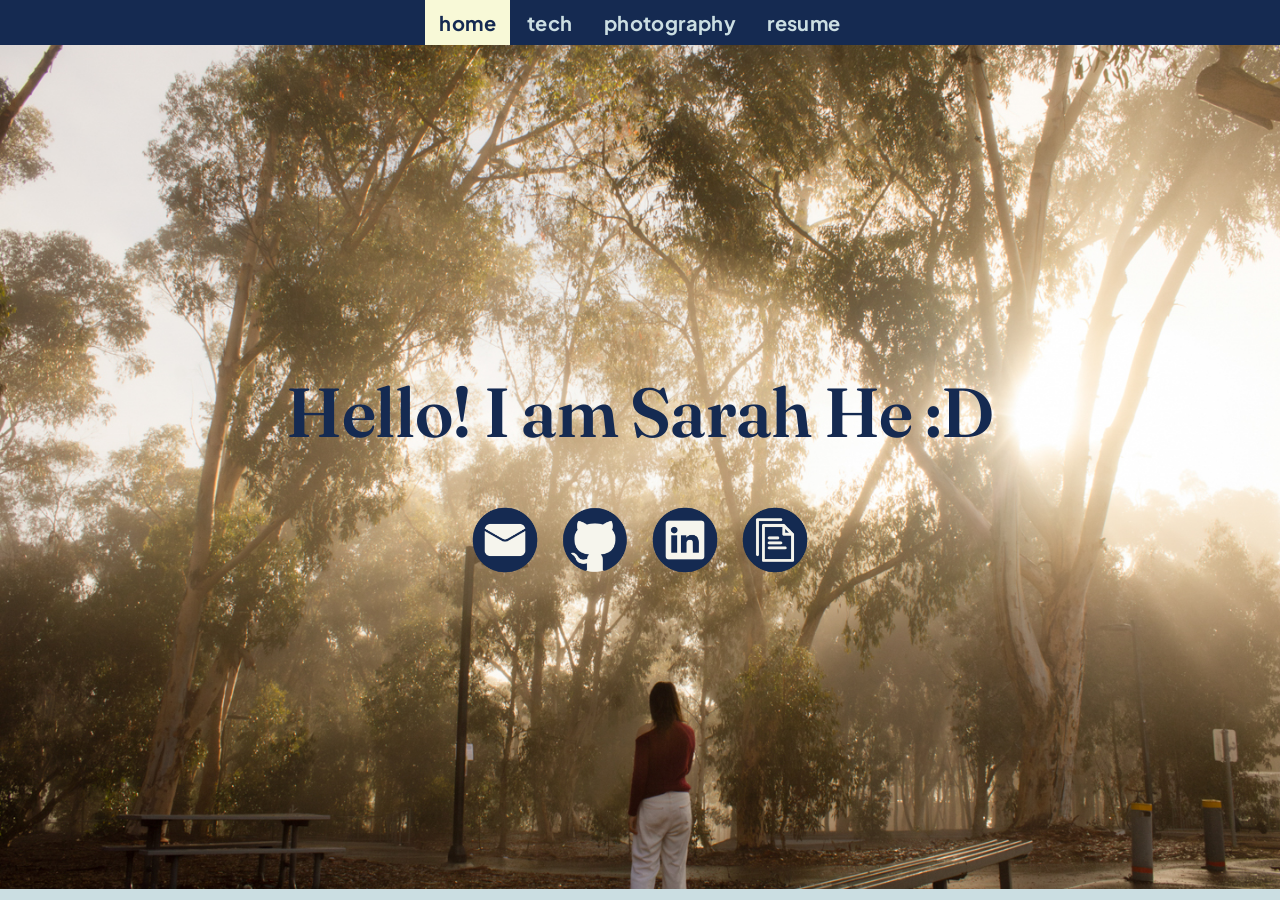
<file: index.html>
<!DOCTYPE html>
<html lang="en">
<head>
  <meta charset="UTF-8">
  <meta name="viewport" content="width=device-width, initial-scale=1.0">
  <link rel="stylesheet" href="styles.css"/>
  <title>Sarah He</title>
</head>

<body>
  <!--navigation bar-->
  <nav>
    <ul>
      <li><a href="index.html" class="active"><b>home</b></a></li>
      <li><a href="tech.html"><b>tech</b></a></li>
      <li><a href="photography.html"><b>photography</b></a></li>
      <li><a href="./Sarah_He_Resume.pdf" target="_blank"><b>resume</b></a></li>
    </ul>
  </nav>

  <!--home page-->
  <section id="home">
    <h1 id="hello">Hello! I am Sarah He :D</h1>

    <!--contact info-->
    <div class="contacts-container">
      <a href="mailto:sarahhe725@gmail.com" target="_blank">
        <img src="./images/email_default.png" alt="Email" class="email">
      </a>
      <a href="https://github.com/sarahhe05" target="_blank">
        <img src="./images/github_default.png" alt="Github" class="github">
      </a>
      <a href="https://www.linkedin.com/in/sarahhe2005/" target="_blank">
        <img src="./images/linkedin_default.png" alt="LinkedIn" class="linkedin">
      </a>
      <a href="./Sarah_He_Resume.pdf" target="_blank">
        <img src="./images/resume_default.png" alt="Resume" class="resume">
      </a>
    </div>
  </section>
</body>
</html>
</file>
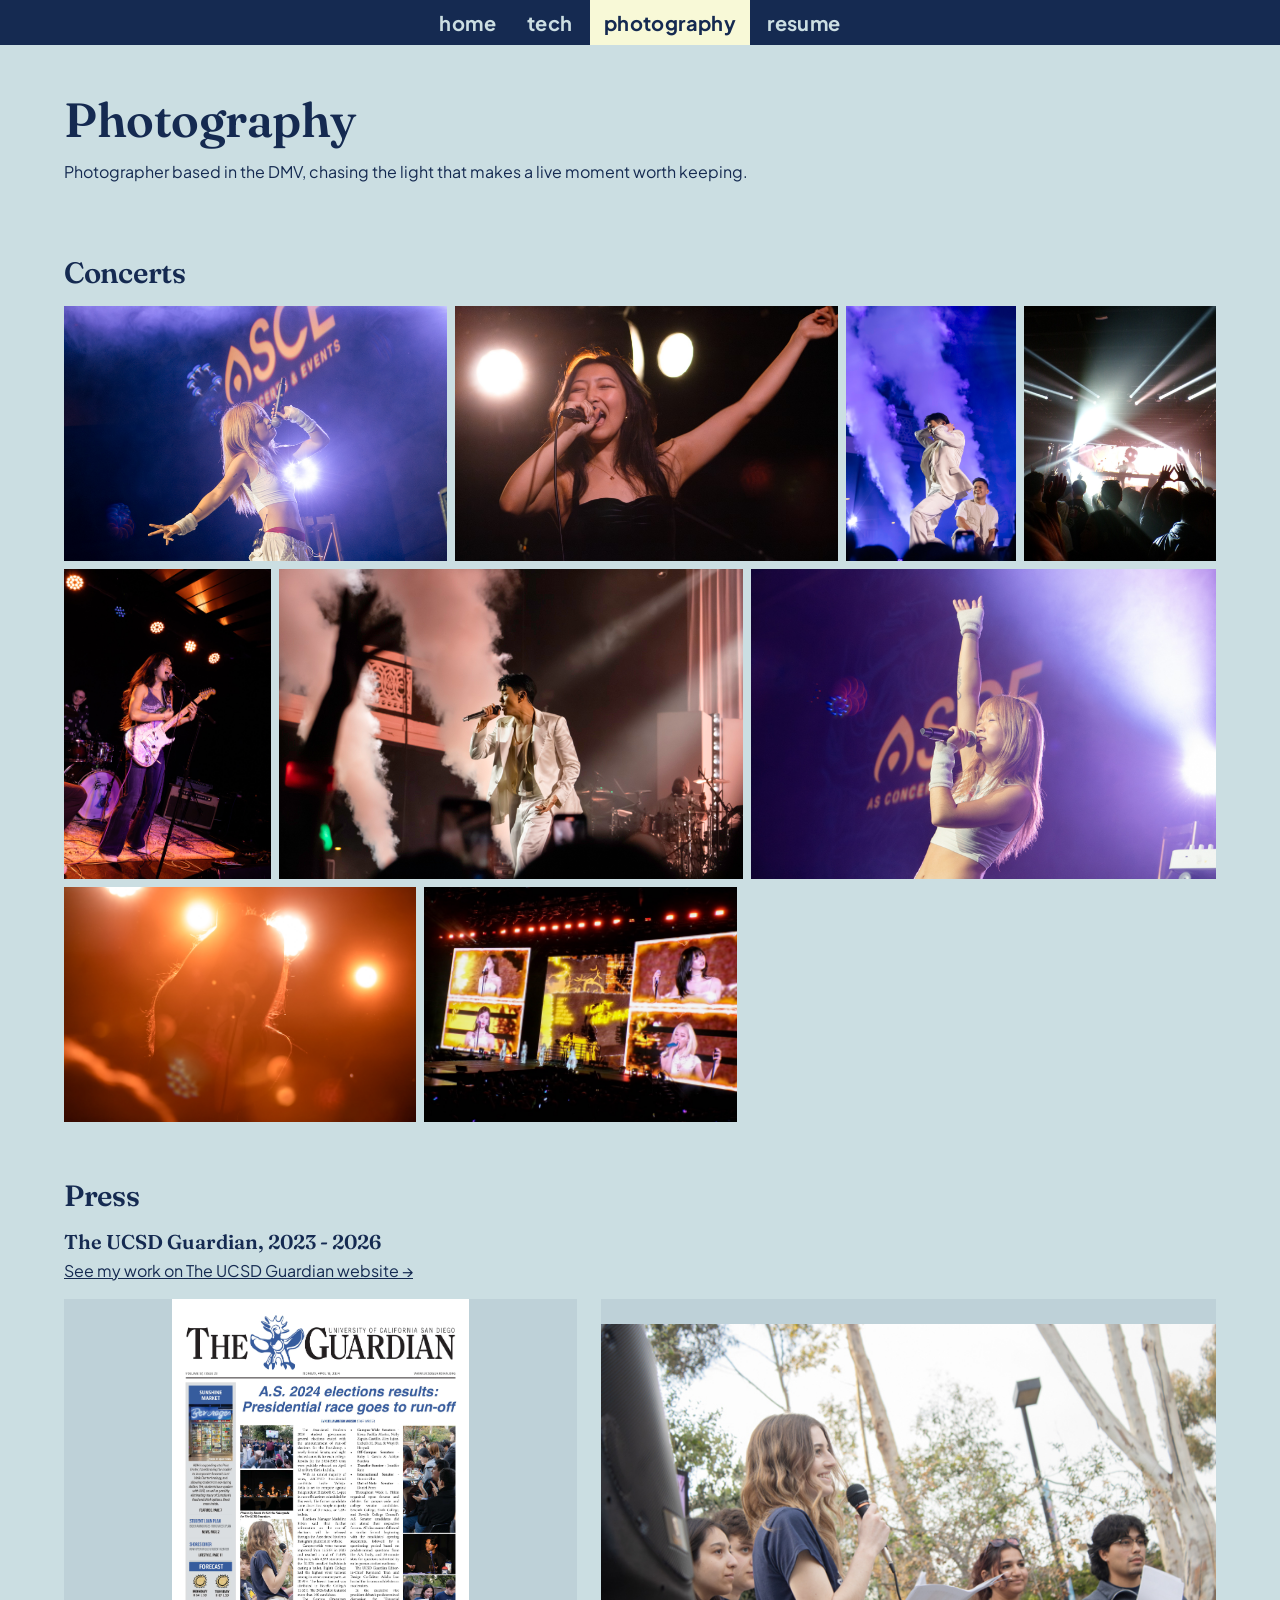
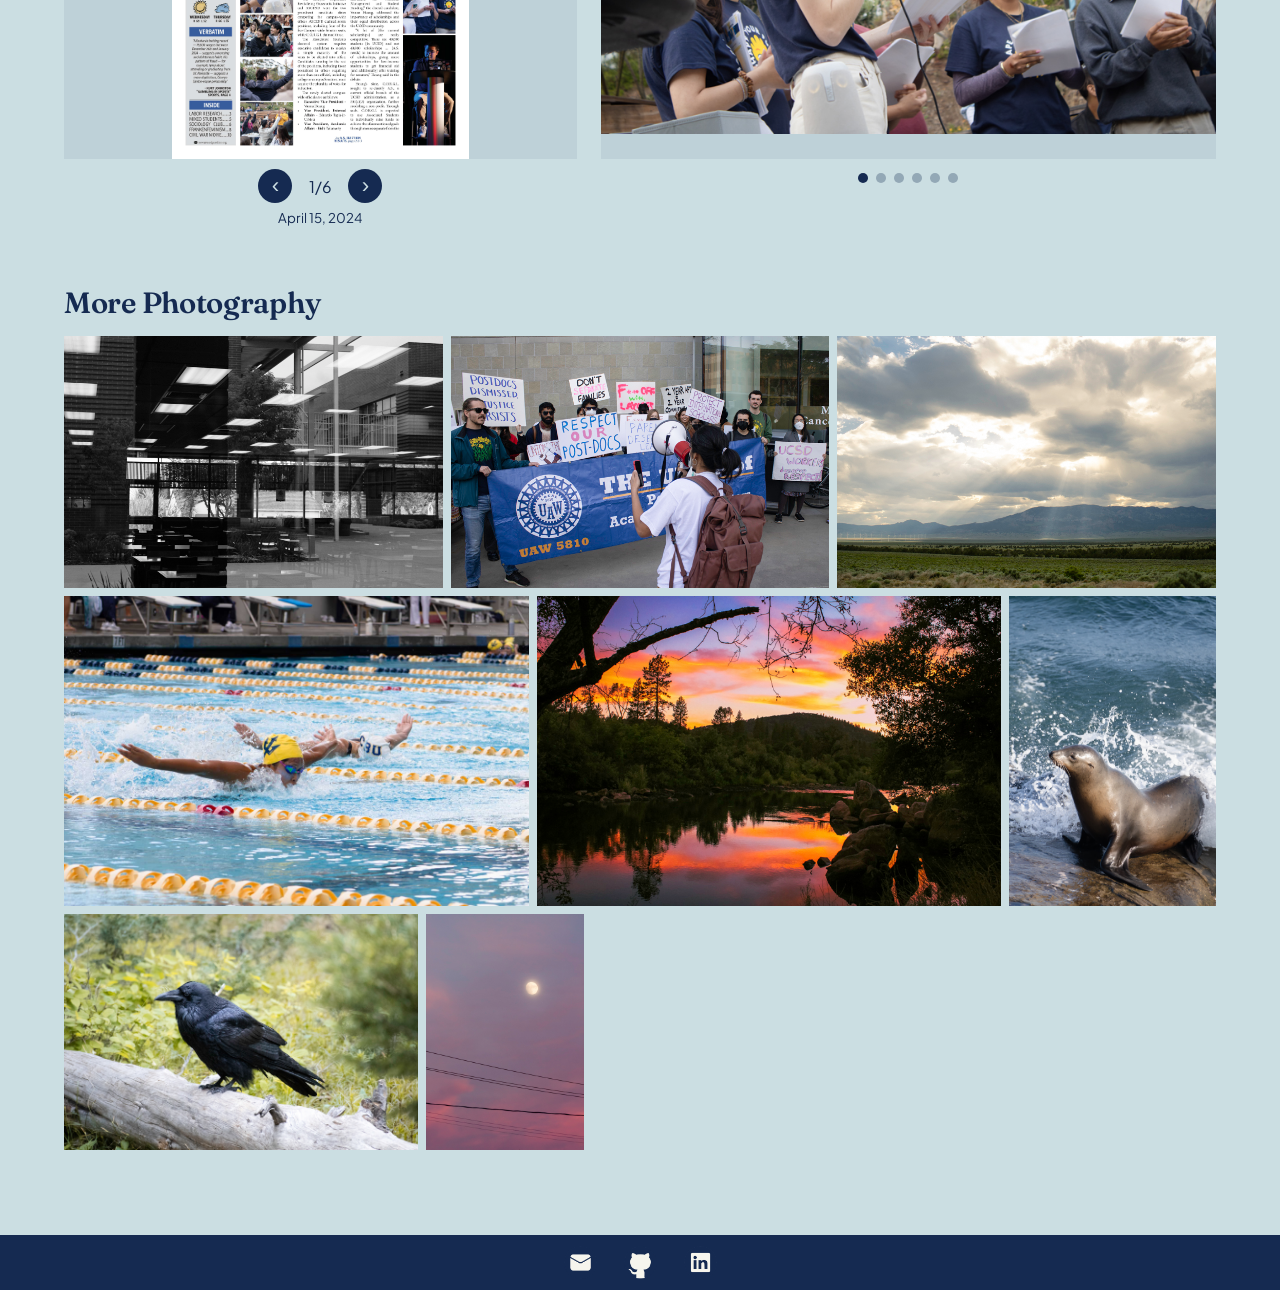
<file: photography.html>
<!DOCTYPE html>
<html lang="en">
<head>
  <meta charset="UTF-8">
  <meta name="viewport" content="width=device-width, initial-scale=1.0">
  <link rel="stylesheet" href="styles.css"/>
  <script src="gallery.js" defer></script>
  <title>Photography | Sarah He</title>
</head>

<body>
  <!--navigation bar-->
  <nav>
    <ul>
      <li><a href="index.html"><b>home</b></a></li>
      <li><a href="tech.html"><b>tech</b></a></li>
      <li><a href="photography.html" class="active"><b>photography</b></a></li>
      <li><a href="./Sarah_He_Resume.pdf" target="_blank"><b>resume</b></a></li>
    </ul>
  </nav>

  <main class="page">
    <!--intro-->
    <section id="photography" class="photo-intro">
      <h1>Photography</h1>
      <p>Photographer based in the DMV, chasing the light that makes a live moment worth keeping.</p>
    </section>

    <!--concerts-->
    <section id="concerts" class="photo-section">
      <h2>Concerts</h2>
      <div class="gallery" id="concert-gallery"></div>
    </section>

    <!--press-->
    <section id="press" class="photo-section">
      <h2>Press</h2>

      <h3 class="press-title">The UCSD Guardian, 2023 - 2026</h3>
      <p class="guardian-link"><a href="https://ucsdguardian.org/staff_name/sarah-he/" target="_blank" rel="noopener">See my work on The UCSD Guardian website &rarr;</a></p>

      <div class="guardian-feature">

        <!--left: pages, click through with arrows-->
        <div class="pages-viewer">
          <div class="viewer-stage" id="guardian-pages-stage"></div>
          <div class="viewer-controls">
            <button type="button" class="viewer-prev" aria-label="Previous page">&#8249;</button>
            <span class="viewer-counter">1/6</span>
            <button type="button" class="viewer-next" aria-label="Next page">&#8250;</button>
          </div>
          <p class="viewer-caption"></p>
        </div>

        <!--right: rotating carousel of photos-->
        <div class="photo-carousel" aria-label="Photos from The Guardian">
          <div class="carousel-stage" id="guardian-carousel-stage"></div>
          <div class="carousel-dots"></div>
        </div>

      </div>
    </section>

    <!--more photography-->
    <section id="more" class="photo-section">
      <h2>More Photography</h2>
      <div class="gallery" id="more-gallery"></div>
    </section>
  </main>

  <!--footer-->
  <footer>
    <div class="footer-container">
      <a href="mailto:sarahhe725@gmail.com" target="_blank"><img src="./images/email_default.png" alt="Email" class="footer-icon"></a>
      <a href="https://github.com/sarahhe05" target="_blank"><img src="./images/github_default.png" alt="Github" class="footer-icon"></a>
      <a href="https://www.linkedin.com/in/sarahhe2005/" target="_blank"><img src="./images/linkedin_default.png" alt="LinkedIn" class="footer-icon"></a>
    </div>
  </footer>
</body>
</html>
</file>
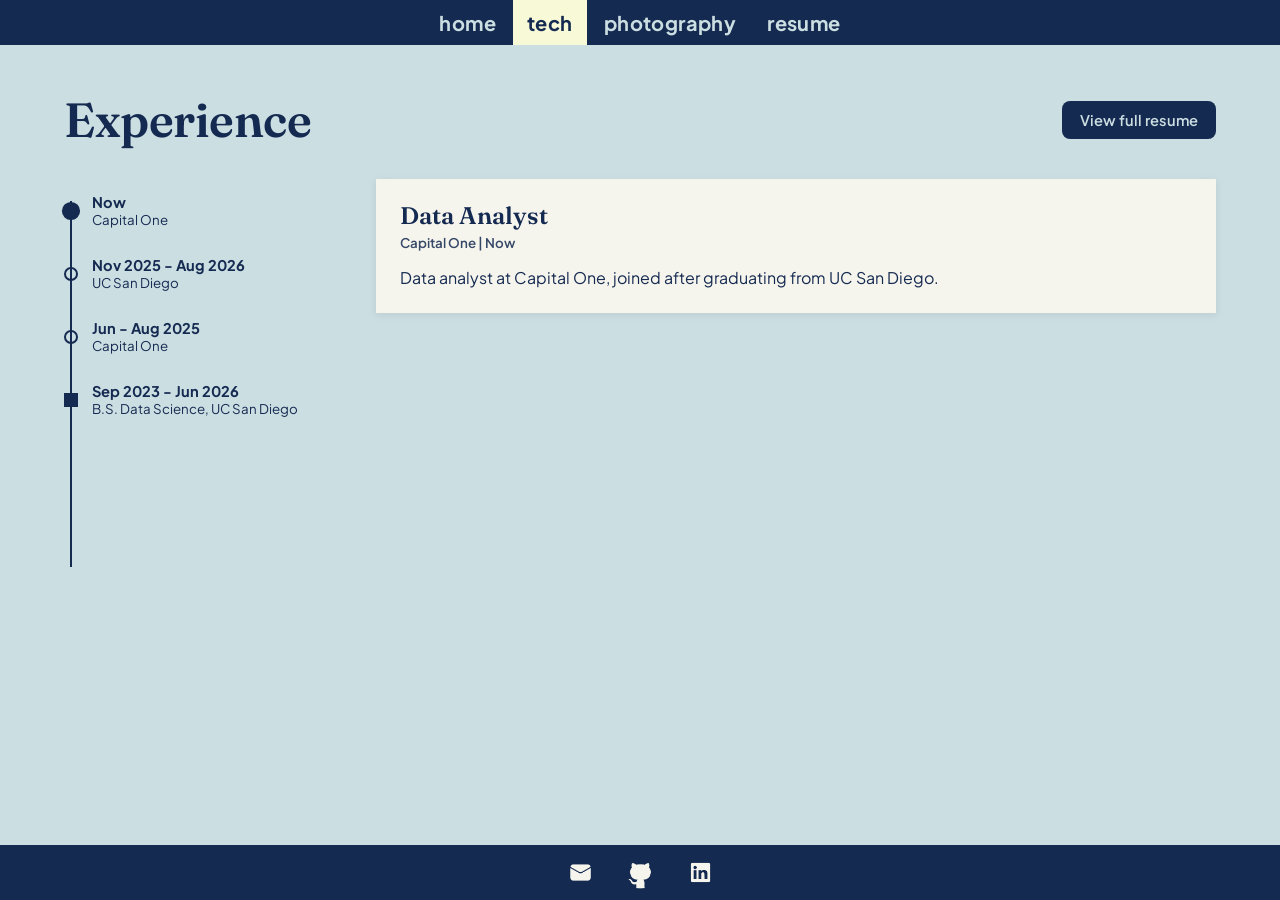
<file: tech.html>
<!DOCTYPE html>
<html lang="en">
<head>
  <meta charset="UTF-8">
  <meta name="viewport" content="width=device-width, initial-scale=1.0">
  <link rel="stylesheet" href="styles.css"/>
  <script src="timeline.js" defer></script>
  <title>Tech | Sarah He</title>
</head>

<body>
  <!--navigation bar-->
  <nav>
    <ul>
      <li><a href="index.html"><b>home</b></a></li>
      <li><a href="tech.html" class="active"><b>tech</b></a></li>
      <li><a href="photography.html"><b>photography</b></a></li>
      <li><a href="./Sarah_He_Resume.pdf" target="_blank"><b>resume</b></a></li>
    </ul>
  </nav>

  <main class="page">

    <!--experience-->
    <section id="experience">
      <div class="section-header">
        <h1>Experience</h1>
        <a href="./Sarah_He_Resume.pdf" target="_blank" class="button">View full resume</a>
      </div>

      <!-- hover or click a point to see the role -->
      <div class="timeline">
        <ol class="tl-list">
        <li class="tl-item active">
          <button type="button" class="tl-point">
            <span class="tl-dot"></span>
            <span class="tl-meta"><span class="tl-date">Now</span><span class="tl-org">Capital One</span></span>
          </button>
          <div class="tl-detail">
            <h3 class="tl-role">Data Analyst</h3>
            <p class="tl-when">Capital One | Now</p>
            <p>Data analyst at Capital One, joined after graduating from UC San Diego.</p>
          </div>
        </li>
        <li class="tl-item">
          <button type="button" class="tl-point">
            <span class="tl-dot"></span>
            <span class="tl-meta"><span class="tl-date">Nov 2025 - Aug 2026</span><span class="tl-org">UC San Diego</span></span>
          </button>
          <div class="tl-detail">
            <h3 class="tl-role">Power Transformation Lab Research Assistant</h3>
            <p class="tl-when">UC San Diego | November 2025 - August 2026</p>
            <p>Engineered Python ETL pipelines for international trade data, monitoring live ingestion and diagnosing production anomalies through logging frameworks. Used AI coding assistants to optimize API data extraction, adding dynamic batching and exponential backoff retries. Worked with senior researchers on database automation supporting low-carbon energy and climate research.</p>
          </div>
        </li>
        <li class="tl-item">
          <button type="button" class="tl-point">
            <span class="tl-dot"></span>
            <span class="tl-meta"><span class="tl-date">Jun - Aug 2025</span><span class="tl-org">Capital One</span></span>
          </button>
          <div class="tl-detail">
            <h3 class="tl-role">Data Analyst Intern</h3>
            <p class="tl-when">Capital One | June 2025 - August 2025</p>
            <div class="tl-body">
              <p>Designed and implemented SQL-based compliance controls that automated manual audit procedures on a centralized platform. Resolved issues in legacy compliance logic, removing 85% of false positives. Consolidated fragmented datasets into a centralized data mart for consistent reporting.</p>
              <img class="tl-photo" src="./images/c1.jpeg" alt="Capital One">
            </div>
          </div>
        </li>
        <li class="tl-start">
          <span class="tl-dot"></span>
          <span class="tl-meta"><span class="tl-date">Sep 2023 - Jun 2026</span><span class="tl-org">B.S. Data Science, UC San Diego</span></span>
        </li>
        </ol>
        <div class="tl-panel-col" aria-live="polite"></div>
      </div>
    </section>

  </main>

  <!--footer-->
  <footer>
    <div class="footer-container">
      <a href="mailto:sarahhe725@gmail.com" target="_blank"><img src="./images/email_default.png" alt="Email" class="footer-icon"></a>
      <a href="https://github.com/sarahhe05" target="_blank"><img src="./images/github_default.png" alt="Github" class="footer-icon"></a>
      <a href="https://www.linkedin.com/in/sarahhe2005/" target="_blank"><img src="./images/linkedin_default.png" alt="LinkedIn" class="footer-icon"></a>
    </div>
  </footer>
</body>
</html>
</file>
<file: styles.css>
@import url('https://fonts.googleapis.com/css2?family=Fraunces:ital,opsz,wght@0,9..144,500;0,9..144,600;0,9..144,700;1,9..144,400&family=Plus+Jakarta+Sans:wght@400;500;600;700&display=swap');

/* ---------- base ---------- */
* {
  margin: 0;
  padding: 0;
  box-sizing: border-box;
}

:root {
  --navy: #152A51;
  --sky: #cbdee2;
  --cream: #f8f9d7;
  --card: #f6f5ed;
  
  /* CENTRAL FONT CONFIGURATION: Change these two lines to update fonts across your entire site! */
  --font-heading: 'Fraunces', serif;
  --font-body: 'Plus Jakarta Sans', sans-serif;
}

body {
  background-color: var(--sky);
  font-family: var(--font-body);
  color: var(--navy);
  min-height: 100vh;
  display: flex;
  flex-direction: column;
}

h1 {
  color: var(--navy);
  font-size: 36pt;
  font-family: var(--font-heading);
  font-weight: 600;
  text-align: left;
  padding-top: 10px;
  padding-bottom: 10px;
  letter-spacing: -0.01em;
}

h2 {
  font-family: var(--font-heading);
  font-weight: 600;
  text-align: left;
  color: var(--navy);
  font-size: 22pt;
  padding-top: 10px;
  padding-bottom: 16px;
  letter-spacing: -0.01em;
}

h3 {
  font-family: var(--font-heading);
  font-weight: 600;
  text-align: left;
  color: var(--navy);
  font-size: 14pt;
}

p {
  font-size: 12pt;
  font-family: var(--font-body);
  color: var(--navy);
  line-height: 1.6;
}

a {
  color: var(--navy);
}

a:hover {
  text-decoration: underline;
}

/* shared page wrapper */
.page {
  flex: 1 0 auto;
  width: 100%;
  max-width: 1200px;
  margin: 0 auto;
  padding: 35px 24px;
}

/* ---------- navbar ---------- */
nav {
  text-align: center;
  font-size: 15pt;
  font-family: var(--font-body);
  position: sticky;
  z-index: 10;
  top: 0;
}

nav ul {
  list-style-type: none;
  background-color: var(--navy);
  overflow: hidden;
  padding: 10px;
}

nav li {
  display: inline;
}

nav li a {
  text-decoration: none;
  color: var(--sky);
  padding: 14px;
  font-family: var(--font-body);
  font-weight: 600;
  letter-spacing: 0.02em;
}

nav li a:hover,
nav li a.active {
  color: var(--navy);
  background-color: var(--cream);
}

/* ---------- home ---------- */
#home {
  background-image: url('./images/header.jpg');
  background-position: 50% 90%;
  background-size: cover;
  min-height: calc(100vh - 56px);
  display: flex;
  flex-direction: column;
  justify-content: center;
  align-items: center;
  padding: 40px 24px;
}

#hello {
  font-family: var(--font-heading);
  font-size: 52pt;
  font-weight: 600;
  text-align: center;
}

.contacts-container {
  display: flex;
  flex-wrap: wrap;
  gap: 20px;
  justify-content: center;
  padding-top: 40px;
}

.email, .github, .linkedin, .resume {
  display: block;
  width: 70px;
  height: 70px;
}

.email:hover {
  content: url('./images/email_hover.png');
  transition: all .2s ease-in-out;
  transform: scale(1.2);
}

.github:hover {
  content: url('./images/github_hover.png');
  transition: all .2s ease-in-out;
  transform: scale(1.2);
}

.linkedin:hover {
  content: url('./images/linkedin_hover.png');
  transition: all .2s ease-in-out;
  transform: scale(1.2);
}

.resume:hover {
  content: url('./images/resume_hover.png');
  transition: all .2s ease-in-out;
  transform: scale(1.2);
}

/* ---------- buttons ---------- */
.button {
  display: inline-block;
  background-color: var(--navy);
  color: var(--sky);
  padding: 10px 18px;
  border-radius: 8px;
  border: none;
  text-decoration: none;
  font-family: var(--font-body);
  font-size: 11pt;
  font-weight: 600;
  cursor: pointer;
}

.button:hover {
  background-color: #faf0c3;
  color: var(--navy);
  text-decoration: none;
}

/* ---------- tech page: experience ---------- */
.section-header {
  display: flex;
  justify-content: space-between;
  align-items: center;
  flex-wrap: wrap;
  gap: 12px;
  padding-bottom: 10px;
}

/* experience timeline */
.timeline {
  display: grid;
  grid-template-columns: minmax(150px, 280px) 1fr;
  gap: 32px;
  min-height: 420px;
  padding-top: 10px;
}

.tl-list {
  list-style: none;
  position: relative;
}

.tl-list::before {
  content: "";
  position: absolute;
  left: 6px;
  top: 22px;
  bottom: 22px;
  width: 2px;
  background: var(--navy);
}

.tl-item {
  padding: 14px 0;
}

.tl-point {
  display: flex;
  align-items: center;
  gap: 14px;
  background: none;
  border: none;
  padding: 0;
  font: inherit;
  color: var(--navy);
  text-align: left;
  cursor: pointer;
}

.tl-dot {
  flex: 0 0 14px;
  width: 14px;
  height: 14px;
  border-radius: 50%;
  border: 2px solid var(--navy);
  background: var(--sky);
  transition: background-color .2s ease, transform .2s ease;
}

.tl-item.active .tl-dot,
.tl-point:hover .tl-dot {
  background: var(--navy);
}

.tl-item.active .tl-dot {
  transform: scale(1.3);
}

.tl-meta {
  display: flex;
  flex-direction: column;
}

.tl-date {
  font-family: var(--font-body);
  font-size: 11pt;
  font-weight: 700;
}

.tl-org {
  font-family: var(--font-body);
  font-size: 10pt;
}

/* education: the starting point of the timeline */
.tl-start {
  display: flex;
  align-items: center;
  gap: 14px;
  padding: 14px 0;
}

.tl-start .tl-dot {
  border-radius: 0;
  background: var(--navy);
}

.tl-panel-col {
  position: relative;
}

.tl-panel {
  position: absolute;
  left: 0;
  right: 0;
  top: 0;
  background: var(--card);
  padding: 22px 24px;
  box-shadow: 0 2px 8px rgba(0, 0, 0, 0.08);
  transition: top .25s ease;
}

.tl-role {
  font-family: var(--font-heading);
  font-size: 18pt;
  padding-bottom: 2px;
}

.tl-when {
  font-family: var(--font-body);
  font-size: 10pt;
  font-weight: 600;
  padding-bottom: 12px;
  opacity: 0.85;
}

.tl-panel p,
.tl-detail p {
  line-height: 1.6;
}

.tl-body {
  display: flex;
  align-items: flex-start;
  gap: 20px;
}

.tl-body p {
  flex: 1;
}

.tl-photo {
  display: block;
  flex: 0 0 auto;
  width: 180px;
  height: auto;
  border-radius: 0;
  object-fit: cover;
}

/* fallback layout */
.tl-detail-content {
  display: flex;
  align-items: flex-start;
  gap: 20px;
}

.tl-detail-content p {
  flex: 1;
}

/* without JavaScript */
.timeline:not(.js) {
  display: block;
}

.timeline:not(.js) .tl-panel-col {
  display: none;
}

.timeline:not(.js) .tl-detail {
  padding: 0 0 8px 28px;
}

.timeline.js .tl-detail {
  display: none;
}

/* ---------- photography page ---------- */
.photo-intro p {
  line-height: 1.6;
  padding-bottom: 14px;
}

.photo-section {
  padding-top: 45px;
}

.gallery {
  --row: 230px;
  display: flex;
  flex-wrap: wrap;
  gap: 8px;
}

.gallery::after {
  content: "";
  flex-grow: 100;
}

.gallery-item {
  --ar: 1.5;
  flex: var(--ar) 1 calc(var(--ar) * var(--row));
  display: block;
  overflow: hidden;
}

.gallery-item img {
  display: block;
  width: 100%;
  height: 100%;
  object-fit: cover;
  transition: transform .2s ease-in-out;
}

.gallery-item:hover img {
  transform: scale(1.04);
}

/* lightbox */
.lightbox {
  position: fixed;
  inset: 0;
  z-index: 100;
  background: rgba(10, 18, 36, 0.92);
  display: none;
  align-items: center;
  justify-content: center;
}

.lightbox.open {
  display: flex;
}

.lightbox img {
  max-width: 92vw;
  max-height: 88vh;
  object-fit: contain;
}

.lightbox button {
  position: absolute;
  background: none;
  border: none;
  color: var(--sky);
  font-size: 2.2rem;
  cursor: pointer;
  padding: 12px 18px;
  line-height: 1;
}

.lightbox button:hover {
  color: #faf0c3;
}

.lightbox-close { top: 8px; right: 8px; }
.lightbox-prev { left: 8px; top: 50%; transform: translateY(-50%); }
.lightbox-next { right: 8px; top: 50%; transform: translateY(-50%); }

/* Guardian feature */
.press-title {
  font-family: var(--font-heading);
  font-size: 15pt;
  padding-bottom: 4px;
}

.guardian-link {
  padding-bottom: 16px;
}

.guardian-feature {
  display: grid;
  grid-template-columns: 5fr 6fr;
  gap: 24px;
  align-items: start;
}

.viewer-stage,
.carousel-stage {
  position: relative;
  height: 460px;
  background: rgba(21, 42, 81, 0.07);
  overflow: hidden;
}

.viewer-stage {
  display: flex;
  align-items: center;
  justify-content: center;
}

.press-item {
  display: flex;
  align-items: center;
  justify-content: center;
  width: 100%;
  height: 100%;
  cursor: zoom-in;
}

.press-item img {
  display: block;
  max-width: 100%;
  max-height: 100%;
  width: auto;
  height: auto;
}

.pages-viewer.js .press-item {
  display: none;
}

.pages-viewer.js .press-item.active {
  display: flex;
}

.viewer-controls {
  display: flex;
  justify-content: center;
  align-items: center;
  gap: 10px;
  padding-top: 10px;
}

.viewer-controls button {
  background: var(--navy);
  color: var(--sky);
  border: none;
  border-radius: 50%;
  width: 34px;
  height: 34px;
  font-size: 1.4rem;
  line-height: 1;
  cursor: pointer;
}

.viewer-controls button:hover {
  background-color: #faf0c3;
  color: var(--navy);
}

.viewer-counter {
  font-family: var(--font-body);
  min-width: 3ch;
  text-align: center;
}

.viewer-caption {
  font-family: var(--font-body);
  text-align: center;
  font-size: 10pt;
  padding-top: 4px;
}

.carousel-slide {
  position: absolute;
  inset: 0;
  opacity: 0;
  transition: opacity .8s ease-in-out;
}

.carousel-slide.active {
  opacity: 1;
}

.carousel-slide img {
  display: block;
  width: 100%;
  height: 100%;
  object-fit: contain;
}

.carousel-dots {
  display: flex;
  justify-content: center;
  gap: 8px;
  padding-top: 14px;
}

.carousel-dots button {
  width: 10px;
  height: 10px;
  border-radius: 50%;
  border: none;
  background: rgba(21, 42, 81, 0.3);
  padding: 0;
  cursor: pointer;
}

.carousel-dots button.active {
  background: var(--navy);
}

/* ---------- footer ---------- */
footer {
  margin-top: 50px;
  background-color: var(--navy);
}

.footer-container {
  display: flex;
  flex-wrap: wrap;
  gap: 25px;
  justify-content: center;
  padding: 10px 24px;
}

.footer-icon {
  display: block;
  width: 35px;
  height: 35px;
}

/* ---------- responsive ---------- */
@media screen and (max-width: 768px) {
  .gallery { --row: 170px; }
  .guardian-feature { grid-template-columns: 1fr; }
  .viewer-stage, .carousel-stage { height: 380px; }
  .tl-photo { width: 120px; }
  .tl-body, .tl-detail-content { flex-direction: column; }
  .timeline { gap: 18px; grid-template-columns: minmax(120px, 1fr) 1.6fr; }
  #hello { font-size: 36pt; }
  nav { font-size: 12pt; }
  nav li a { padding: 8px; }
}

@media screen and (max-width: 576px) {
  .gallery { --row: 140px; }
}
</file>
